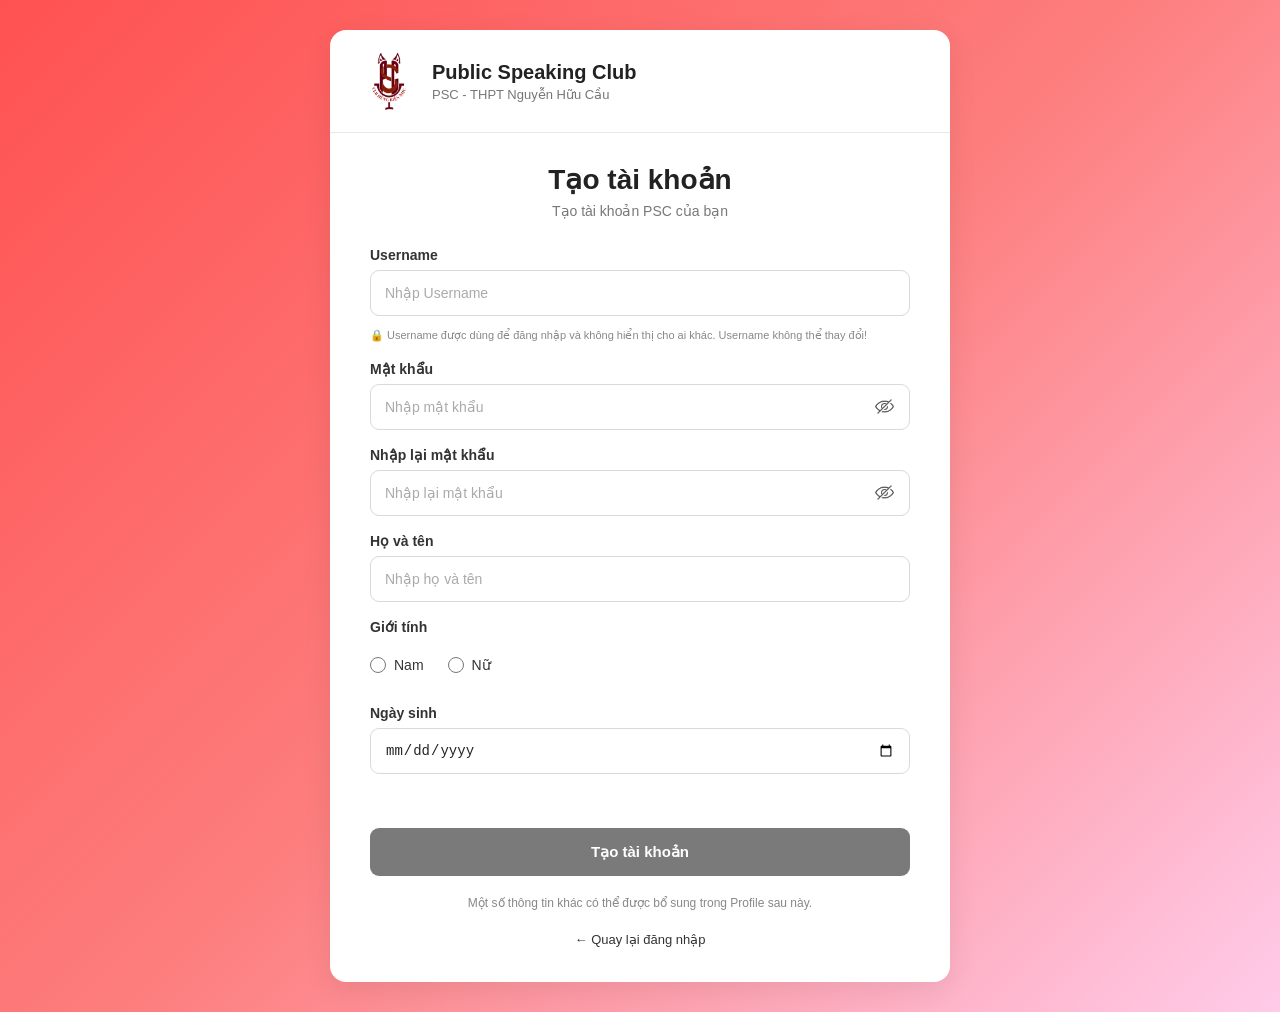
<file: login code/create-account.html>
<!DOCTYPE html>
<html lang="vi">
<head>
    <meta charset="UTF-8">
    <meta name="viewport" content="width=device-width, initial-scale=1.0">

    <title>PSC - Tạo tài khoản</title>
    <link rel="icon" type="image/png" href="../images/favicon.png">

    <link rel="stylesheet" href="create-account.css">
</head>

<body>

    <div class="create-account-container">

        <div class="create-account-box">

            <!-- HEADER -->
            <div class="create-account-header">

                <img
                    src="../images/logo.png"
                    alt="PSC Logo"
                >

                <div class="club-name">
                    <div class="club-main">
                        Public Speaking Club
                    </div>

                    <div class="club-sub">
                        PSC - THPT Nguyễn Hữu Cầu
                    </div>
                </div>

            </div>


            <!-- CONTENT -->
            <div class="create-account-content">

                <div class="page-title">
                    <div class="title-main">
                        Tạo tài khoản
                    </div>

                    <div class="title-sub">
                        Tạo tài khoản PSC của bạn
                    </div>
                </div>


                <form id="create-account-form">


                    <!-- USERNAME -->
                    <div class="form-group">

                        <label for="username">
                            Username
                        </label>

                        <input
                            type="text"
                            id="username"
                            placeholder="Nhập Username"
                            autocomplete="username"
                            required
                        ><div class="username-note">
                            🔒 Username được dùng để đăng nhập và không hiển thị cho ai khác.
                            Username không thể thay đổi!
                        </div>

                    </div>


                    <!-- PASSWORD -->
                    <div class="form-group">

                        <label for="password">
                            Mật khẩu
                        </label>

                        <div class="password-input">

                            <input
                                type="password"
                                id="password"
                                placeholder="Nhập mật khẩu"
                                autocomplete="new-password"
                                required
                            >

                            <button
                                type="button"
                                class="password-toggle"
                                data-target="password"
                                aria-label="Hiện mật khẩu"
                            >
                                <img
                                    src="../images/icon/hide.png"
                                    alt="Hiện mật khẩu"
                                >
                            </button>

                        </div>

                    </div>


                    <!-- CONFIRM PASSWORD -->
                    <div class="form-group">

                        <label for="confirm-password">
                            Nhập lại mật khẩu
                        </label>

                        <div class="password-input">

                            <input
                                type="password"
                                id="confirm-password"
                                placeholder="Nhập lại mật khẩu"
                                autocomplete="new-password"
                                required
                            >

                            <button
                                type="button"
                                class="password-toggle"
                                data-target="confirm-password"
                                aria-label="Hiện mật khẩu"
                            >
                                <img
                                    src="../images/icon/hide.png"
                                    alt="Hiện mật khẩu"
                                >
                            </button>

                        </div>

                    </div>


                    <!-- FULL NAME -->
                    <div class="form-group">

                        <label for="full-name">
                            Họ và tên
                        </label>

                        <input
                            type="text"
                            id="full-name"
                            placeholder="Nhập họ và tên"
                            autocomplete="name"
                            required
                        >

                    </div>


                    <!-- GENDER -->
                    <div class="form-group">

                        <label>
                            Giới tính
                        </label>

                        <div class="gender-options">

                            <label class="gender-option">

                                <input
                                    type="radio"
                                    name="gender"
                                    value="Nam"
                                    required
                                >

                                <span>Nam</span>

                            </label>


                            <label class="gender-option">

                                <input
                                    type="radio"
                                    name="gender"
                                    value="Nữ"
                                >

                                <span>Nữ</span>

                            </label>

                        </div>

                    </div>


                    <!-- DATE OF BIRTH -->
                    <div class="form-group">

                        <label for="date-of-birth">
                            Ngày sinh
                        </label>

                        <input
                            type="date"
                            id="date-of-birth"
                            required
                        >

                    </div>


                    <!-- MESSAGE -->
                    <div
                        id="create-account-message"
                        class="message"
                    ></div>


                    <!-- BUTTON -->
                    <button
                        type="submit"
                        class="create-account-button"
                        id="create-account-button"
                    >
                        Tạo tài khoản
                    </button>


                </form>


                <!-- NOTE -->
                <div class="account-note">
                    Một số thông tin khác có thể được bổ sung
                    trong Profile sau này.
                </div>


                <!-- BACK -->
                <div class="back-to-login">

                    <a href="../login.html">
                        ← Quay lại đăng nhập
                    </a>

                </div>

            </div>

        </div>

    </div>


    <script src="create-account.js"></script>

</body>
</html>
</file>
<file: login code/create-account.css>
/* =========================
   RESET
========================= */

* {
    box-sizing: border-box;
    margin: 0;
    padding: 0;
}


/* =========================
   BODY
========================= */

body {
    min-height: 100vh;

    font-family:
        Arial,
        Helvetica,
        sans-serif;

    background:
        linear-gradient(
            135deg,
            #ff5151,
            #fd7e7e,
            #ffcbe9
        );

    color: #222;

    display: flex;
    justify-content: center;
    align-items: center;

    padding: 30px;
}


/* =========================
   MAIN CONTAINER
========================= */

.create-account-container {
    width: 100%;
    max-width: 620px;
}


/* =========================
   BOX
========================= */

.create-account-box {
    width: 100%;

    background: #ffffff;

    border-radius: 16px;

    box-shadow:
        0 8px 30px rgba(0, 0, 0, 0.08);

    overflow: hidden;
}


/* =========================
   HEADER
========================= */

.create-account-header {
    display: flex;
    align-items: center;

    gap: 14px;

    padding: 22px 30px;

    border-bottom: 1px solid #e8e8e8;
}


.create-account-header img {
    width: 58px;
    height: 58px;

    object-fit: contain;

    flex-shrink: 0;
}


.club-name {
    display: flex;
    flex-direction: column;

    gap: 3px;
}


.club-main {
    font-size: 20px;
    font-weight: 700;

    color: #222;
}


.club-sub {
    font-size: 13px;

    color: #777;
}


/* =========================
   CONTENT
========================= */

.create-account-content {
    padding: 30px 40px 34px;
}


/* =========================
   TITLE
========================= */

.page-title {
    text-align: center;

    margin-bottom: 28px;
}


.title-main {
    font-size: 28px;

    font-weight: 700;

    color: #222;
}


.title-sub {
    margin-top: 7px;

    font-size: 14px;

    color: #777;
}


/* =========================
   FORM
========================= */

#create-account-form {
    display: flex;
    flex-direction: column;

    gap: 17px;
}


.form-group {
    display: flex;
    flex-direction: column;

    gap: 7px;
}


.form-group > label {
    font-size: 14px;

    font-weight: 600;

    color: #333;
}


/* =========================
   INPUT
========================= */

.form-group input[type="text"],
.form-group input[type="date"] {
    width: 100%;

    height: 46px;

    padding: 0 14px;

    border: 1px solid #d9d9d9;

    border-radius: 9px;

    outline: none;

    background: #fff;

    color: #222;

    font-size: 14px;

    transition:
        border-color 0.2s ease,
        box-shadow 0.2s ease;
}


.form-group input[type="text"]:focus,
.form-group input[type="date"]:focus {
    border-color: #222;

    box-shadow:
        0 0 0 2px rgba(0, 0, 0, 0.05);
}


.form-group input::placeholder {
    color: #aaa;
}


/* =========================
   PASSWORD
========================= */

.password-input {
    position: relative;

    width: 100%;
}


.password-input input {
    width: 100%;

    height: 46px;

    padding:
        0 48px
        0 14px;

    border: 1px solid #d9d9d9;

    border-radius: 9px;

    outline: none;

    background: #fff;

    color: #222;

    font-size: 14px;

    transition:
        border-color 0.2s ease,
        box-shadow 0.2s ease;
}


.password-input input:focus {
    border-color: #222;

    box-shadow:
        0 0 0 2px rgba(0, 0, 0, 0.05);
}


.password-input input::placeholder {
    color: #aaa;
}


/* =========================
   PASSWORD EYE
========================= */

.password-toggle {
    position: absolute;

    top: 50%;
    right: 12px;

    transform: translateY(-50%);

    width: 28px;
    height: 28px;

    padding: 0;

    border: none;

    background: transparent;

    cursor: pointer;

    display: flex;
    align-items: center;
    justify-content: center;
}


.password-toggle img {
    width: 19px;
    height: 19px;

    object-fit: contain;

    opacity: 0.65;

    transition:
        opacity 0.2s ease;
}


.password-toggle:hover img {
    opacity: 1;
}


/* =========================
   GENDER
========================= */

.gender-options {
    display: flex;

    align-items: center;

    gap: 24px;

    min-height: 46px;
}


.gender-option {
    display: flex;

    align-items: center;

    gap: 8px;

    cursor: pointer;

    font-size: 14px;

    color: #333;
}


.gender-option input {
    width: 16px;
    height: 16px;

    margin: 0;

    cursor: pointer;
}


/* =========================
   MESSAGE
========================= */

.message {
    min-height: 20px;

    text-align: center;

    font-size: 13px;

    line-height: 1.4;
}


.message.error {
    color: #d93025;
}


.message.success {
    color: #188038;
}


/* =========================
   BUTTON
========================= */

.create-account-button {
    width: 100%;

    height: 48px;

    border: none;

    border-radius: 9px;

    background: #222;

    color: #fff;

    font-size: 15px;

    font-weight: 600;

    cursor: pointer;

    transition:
        background 0.2s ease,
        transform 0.1s ease;
}


.create-account-button:hover {
    background: #333;
}


.create-account-button:active {
    transform: scale(0.99);
}


.create-account-button:disabled {
    opacity: 0.6;

    cursor: not-allowed;
}


/* =========================
   NOTE
========================= */

.account-note {
    margin-top: 18px;

    text-align: center;

    font-size: 12px;

    line-height: 1.5;

    color: #888;
}


/* =========================
   BACK TO LOGIN
========================= */

.back-to-login {
    margin-top: 18px;

    text-align: center;
}


.back-to-login a {
    color: #333;

    font-size: 13px;

    text-decoration: none;

    transition:
        color 0.2s ease;
}


.back-to-login a:hover {
    color: #000;

    text-decoration: underline;
}


/* =========================
   MOBILE
========================= */

@media (max-width: 600px) {

    body {
        padding: 15px;
    }


    .create-account-header {
        padding: 18px 20px;
    }


    .create-account-header img {
        width: 48px;
        height: 48px;
    }


    .club-main {
        font-size: 17px;
    }


    .club-sub {
        font-size: 11px;
    }


    .create-account-content {
        padding:
            25px 22px
            28px;
    }


    .title-main {
        font-size: 24px;
    }

}

.username-note {
    margin-top: 4px;
    font-size: 11px;
    line-height: 1.5;
    color: #888888;
}
</file>
